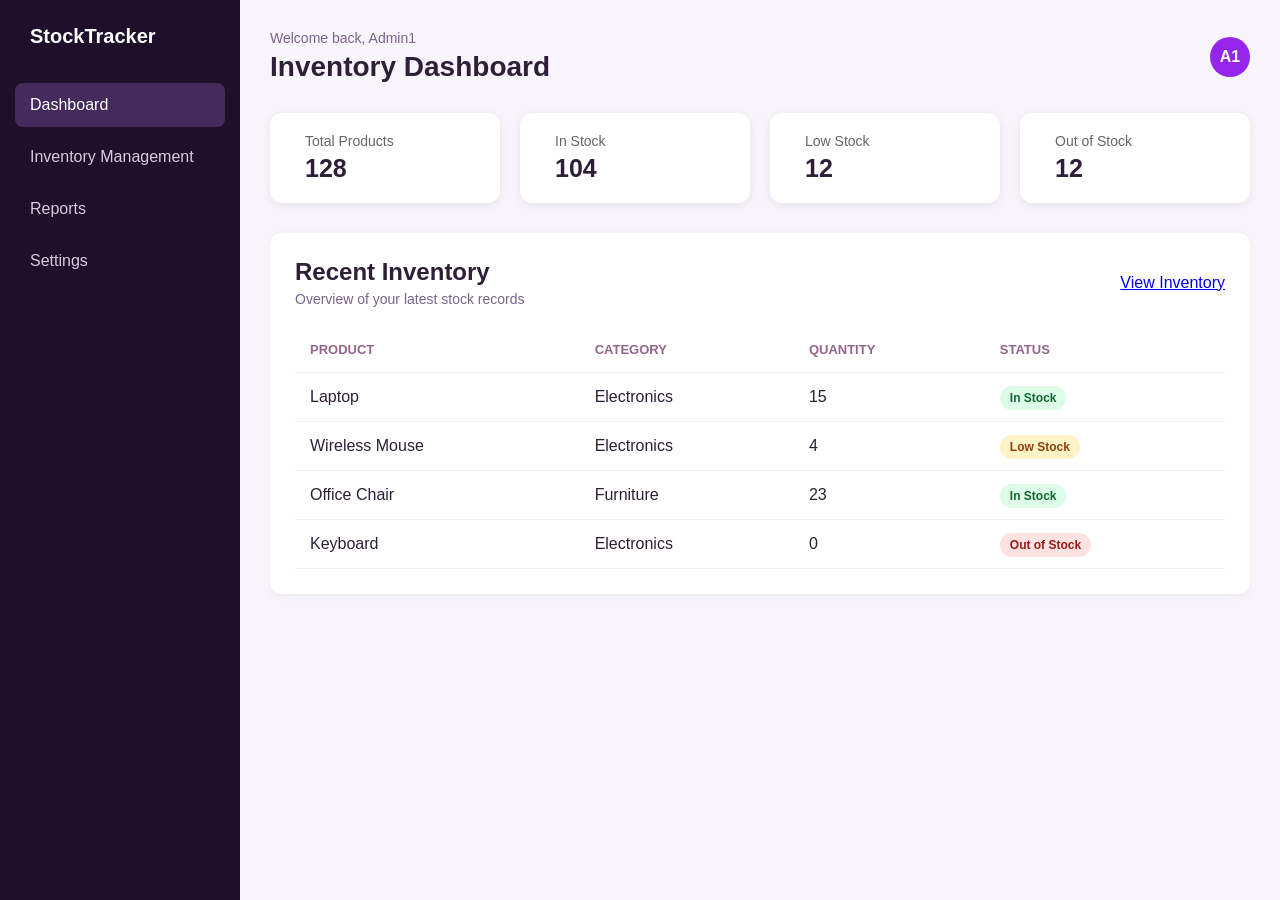
<file: index.html>
<!DOCTYPE html>
<html lang="en">
<head>
    <meta charset="UTF-8">
    <meta name="viewport" content="width=device-width, initial-scale=1.0">

    <title>StockTracker | Inventory Dashboard</title>

    <link rel="stylesheet" href="style.css">
</head>

<body>

    <div class="app">

        <!-- Sidebar -->
        <aside class="sidebar">

            <div class="logo">
                <!-- <span>📦</span> -->
                <h2>StockTracker</h2>
            </div>

            <nav>
                <a href="#" class="nav-item active">
                    Dashboard
                </a>

                <a href="stock.html" class="nav-item">
                    Inventory Management
                </a>

                <a href="#" class="nav-item">
                    Reports
                </a>

                <a href="#" class="nav-item">
                    Settings
                </a>
            </nav>

        </aside>


        <!-- Main Content -->
        <main class="main-content">

            <!-- Header -->
            <header class="topbar">

                <div>
                    <p class="welcome">Welcome back, Admin1</p>
                    <h1>Inventory Dashboard</h1>
                </div>

                <div class="user">
                    <!-- <span class="notification">🕭</span> -->
                    <div class="avatar">A1</div>
                </div>

            </header>


            <!-- Statistics -->
            <section class="stats">

                <div class="stat-card">
                    <div class="stat-icon"></div>

                    <div>
                        <p>Total Products</p>
                        <h2>128</h2>
                    </div>
                </div>


                <div class="stat-card">
                    <div class="stat-icon"></div>

                    <div>
                        <p>In Stock</p>
                        <h2>104</h2>
                    </div>
                </div>


                <div class="stat-card">
                    <div class="stat-icon"></div>

                    <div>
                        <p>Low Stock</p>
                        <h2>12</h2>
                    </div>
                </div>


                <div class="stat-card">
                    <div class="stat-icon"></div>

                    <div>
                        <p>Out of Stock</p>
                        <h2>12</h2>
                    </div>
                </div>

            </section>


            <!-- Inventory Section -->
            <section class="inventory-section">

                <div class="section-header">
                    <div>
                        <h2>Recent Inventory</h2>
                        <p>Overview of your latest stock records</p>
                    </div>
                        <a href="stock.html" class="dashboard-button">
                            View Inventory
                        </a>
    
                </div>


                <div class="table-container">

                    <table>

                        <thead>
                            <tr>
                                <th>Product</th>
                                <th>Category</th>
                                <th>Quantity</th>
                                <th>Status</th>
                            </tr>
                        </thead>

                        <tbody>

                            <tr>
                                <td>Laptop</td>
                                <td>Electronics</td>
                                <td>15</td>
                                <td>
                                    <span class="status good">
                                        In Stock
                                    </span>
                                </td>
                            </tr>

                            <tr>
                                <td>Wireless Mouse</td>
                                <td>Electronics</td>
                                <td>4</td>
                                <td>
                                    <span class="status low">
                                        Low Stock
                                    </span>
                                </td>
                            </tr>

                            <tr>
                                <td>Office Chair</td>
                                <td>Furniture</td>
                                <td>23</td>
                                <td>
                                    <span class="status good">
                                        In Stock
                                    </span>
                                </td>
                            </tr>

                            <tr>
                                <td>Keyboard</td>
                                <td>Electronics</td>
                                <td>0</td>
                                <td>
                                    <span class="status out">
                                        Out of Stock
                                    </span>
                                </td>
                            </tr>

                        </tbody>

                    </table>

                </div>

            </section>

        </main>

    </div>


    <script src="script.js"></script>

</body>
</html>
</file>
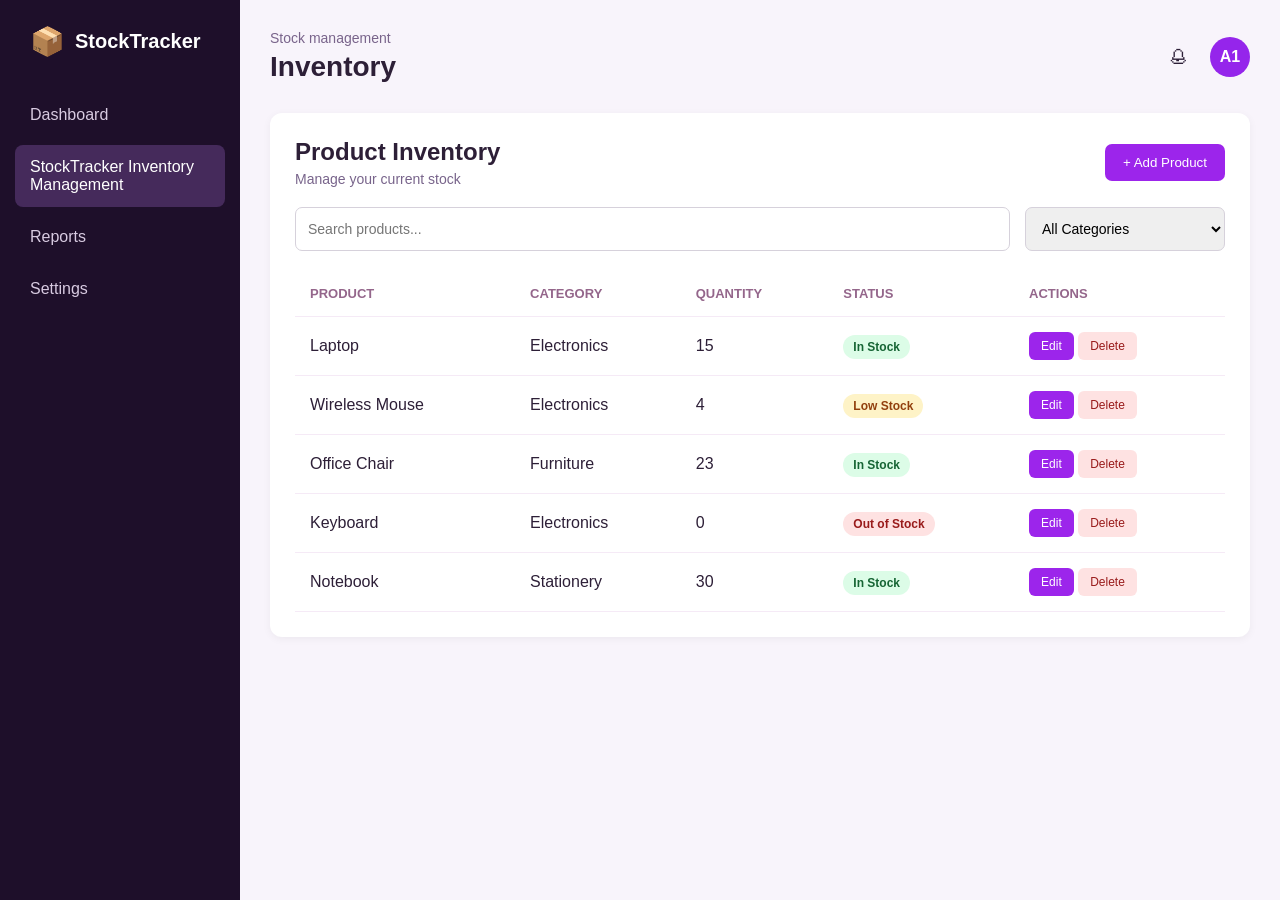
<file: inventory.html>
<!DOCTYPE html>
<html lang="en">

<head>

    <meta charset="UTF-8">

    <meta name="viewport" content="width=device-width, initial-scale=1.0">

    <title>StockTracker | Inventory</title>

    <link rel="stylesheet" href="style.css">

</head>

<body>

<div class="app">

    <!-- Sidebar -->

    <aside class="sidebar">

        <div class="logo">
            <span>📦</span>
            <h2>StockTracker</h2>
        </div>

        <nav>

            <a href="index.html" class="nav-item">
                Dashboard
            </a>

            <a href="inventory.html" class="nav-item active">
                 StockTracker Inventory Management
            </a>

            <a href="#" class="nav-item">
                 Reports
            </a>

            <a href="#" class="nav-item">
                Settings
            </a>

        </nav>

    </aside>


    <!-- Main Content -->

    <main class="main-content">

        <header class="topbar">

            <div>

                <p class="welcome">
                    Stock management
                </p>

                <h1>
                    Inventory
                </h1>

            </div>

            <div class="user">

                <span class="notification">
                    🕭
                </span>

                <div class="avatar">
                    A1
                </div>

            </div>

        </header>


        <!-- Inventory Controls -->

        <section class="inventory-section">

            <div class="section-header">

                <div>

                    <h2>
                        Product Inventory
                    </h2>

                    <p>
                        Manage your current stock
                    </p>

                </div>

                <button id="openAddProduct">
                    + Add Product
                </button>

            </div>


            <!-- Search and Filter -->

            <div class="inventory-controls">

                <input
                    type="text"
                    id="searchInput"
                    placeholder="Search products..."
                >

                <select id="categoryFilter">

                    <option value="all">
                        All Categories
                    </option>

                    <option value="Electronics">
                        Electronics
                    </option>

                    <option value="Furniture">
                        Furniture
                    </option>

                    <option value="Stationery">
                        Stationery
                    </option>

                </select>

            </div>


            <!-- Inventory Table -->

            <div class="table-container">

                <table>

                    <thead>

                        <tr>

                            <th>
                                Product
                            </th>

                            <th>
                                Category
                            </th>

                            <th>
                                Quantity
                            </th>

                            <th>
                                Status
                            </th>

                            <th>
                                Actions
                            </th>

                        </tr>

                    </thead>

                    <tbody id="inventoryTable">

                        <!-- JavaScript inserts products here -->

                    </tbody>

                </table>

            </div>

        </section>

    </main>

</div>


<!-- Add Product Modal -->

<div id="productModal" class="modal">

    <div class="modal-content">

        <div class="modal-header">

            <h2>
                Add Product
            </h2>

            <button id="closeModal" class="close-button">
                ×
            </button>

        </div>


        <form id="productForm">

            <label>
                Product Name
            </label>

            <input
                type="text"
                id="productName"
                placeholder="Enter product name"
                required
            >


            <label>
                Category
            </label>

            <select id="productCategory" required>

                <option value="">
                    Select category
                </option>

                <option value="Electronics">
                    Electronics
                </option>

                <option value="Furniture">
                    Furniture
                </option>

                <option value="Stationery">
                    Stationery
                </option>

            </select>


            <label>
                Quantity
            </label>

            <input
                type="number"
                id="productQuantity"
                min="0"
                placeholder="Enter quantity"
                required
            >


            <button type="submit">
                Add Product
            </button>

        </form>

    </div>

</div>


<script src="script.js"></script>

</body>

</html>
</file>
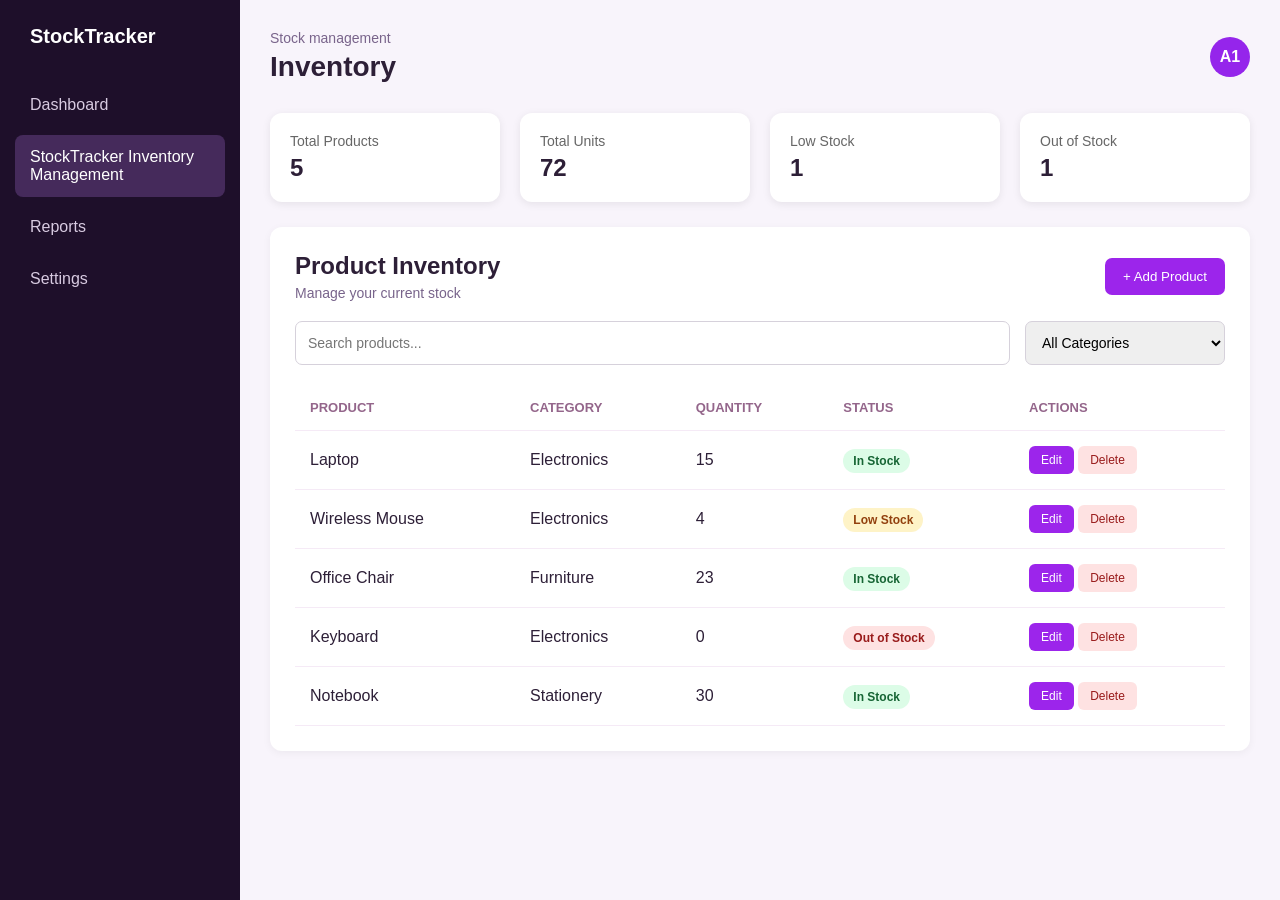
<file: stock.html>
<!DOCTYPE html>
<html lang="en">

<head>

    <meta charset="UTF-8">

    <meta name="viewport" content="width=device-width, initial-scale=1.0">

    <title>StockTracker | Inventory</title>

    <link rel="stylesheet" href="style.css">

</head>

<body>

<div class="app">

    <!-- Sidebar -->

    <aside class="sidebar">

        <div class="logo">
            <!-- <span>📦</span> -->
            <h2>StockTracker</h2>
        </div>

        <nav>

            <a href="index.html" class="nav-item">
                Dashboard
            </a>

            <a href="stock.html" class="nav-item active" aria-label="StockTracker Inventory Management">
                 StockTracker Inventory Management
            </a>

            <a href="#" class="nav-item" aria-label="Reports">
                 Reports
            </a>

            <a href="#" class="nav-item" aria-label="Settings">
                Settings
            </a>

        </nav>

    </aside>


    <!-- Main Content -->

    <main class="main-content">

        <header class="topbar">

            <div>

                <p class="welcome">
                    Stock management
                </p>

                <h1>
                    Inventory
                </h1>

            </div>

            <div class="user">

                <!-- <span class="notification">
                    🕭
                </span> -->

                <div class="avatar">
                    A1
                </div>

            </div>

        </header>

        <!-- Inventory Statistics -->

        <section class="statistics-section">

            <div class="stat-card">
               <!-- <span class="stat-icon"></span> -->
                <div>
                    <p>Total Products</p>
                    <h3 id="totalProducts">0</h3>
                </div>
            </div>

            <div class="stat-card">
                <!-- <span class="stat-icon"></span> -->
                <div>
                    <p>Total Units</p>
                    <h3 id="totalUnits">0</h3>
                </div>
            </div>

            <div class="stat-card">
                <!-- <span class="stat-icon"></span> -->
                <div>
                    <p>Low Stock</p>
                    <h3 id="lowStock">0</h3>
                </div>
            </div>

            <div class="stat-card">
                <!-- <span class="stat-icon"></span> -->
                <div>
                    <p>Out of Stock</p>
                    <h3 id="outOfStock">0</h3>
                </div>
            </div>

        </section>

        <!-- Inventory Controls -->

        <section class="inventory-section">

            <div class="section-header">

                <div>

                    <h2>
                        Product Inventory
                    </h2>

                    <p>
                        Manage your current stock
                    </p>

                </div>

                <button id="openAddProduct">
                    + Add Product
                </button>

            </div>


            <!-- Search and Filter -->

            <div class="inventory-controls">

                <input
                    type="text"
                    id="searchInput"
                    placeholder="Search products..."
                >

                <select id="categoryFilter">

                    <option value="all">
                        All Categories
                    </option>

                    <option value="Electronics">
                        Electronics
                    </option>

                    <option value="Furniture">
                        Furniture
                    </option>

                    <option value="Stationery">
                        Stationery
                    </option>

                </select>

            </div>


            <!-- Inventory Table -->

            <div class="table-container">

                <table>

                    <thead>

                        <tr>

                            <th>
                                Product
                            </th>

                            <th>
                                Category
                            </th>

                            <th>
                                Quantity
                            </th>

                            <th>
                                Status
                            </th>

                            <th>
                                Actions
                            </th>

                        </tr>

                    </thead>

                    <tbody id="inventoryTable">

                        <!-- JavaScript inserts products here -->

                    </tbody>

                </table>

            </div>

        </section>

    </main>

</div>


<!-- Add Product Modal -->

<div id="productModal" class="modal">

    <div class="modal-content">

        <div class="modal-header">

            <h2>
                Add Product
            </h2>

            <button id="closeModal" class="close-button">
                ×
            </button>

        </div>


        <form id="productForm">

            <label for="productName">
                Product Name
            </label>

            <input
                type="text"
                id="productName"
                placeholder="Enter product name"
                required
            >


            <label for="productCategory">
                Category
            </label>

            <select id="productCategory" required>

                <option value="">
                    Select category
                </option>

                <option value="Electronics">
                    Electronics
                </option>

                <option value="Furniture">
                    Furniture
                </option>

                <option value="Stationery">
                    Stationery
                </option>

            </select>


            <label for="productQuantity">
                Quantity
            </label>

            <input
                type="number"
                id="productQuantity"
                min="0"
                placeholder="Enter quantity"
                required
            >


            <button type="submit">
                Add Product
            </button>

        </form>

    </div>

</div>


<script src="script.js"></script>

</body>

</html>
</file>
<file: style.css>
* {
    box-sizing: border-box;
    margin: 0;
    padding: 0;
}

body {
    font-family: Arial, sans-serif;
    background: #f8f4fb;
    color: #2d1f37;
}

.app {
    display: flex;
    min-height: 100vh;
}


/* Sidebar */

.sidebar {
    width: 240px;
    background: #1e0f2a;
    color: white;
    padding: 25px 15px;
}

.logo {
    display: flex;
    align-items: center;
    gap: 10px;
    padding: 0 15px 35px;
}

.logo span {
    font-size: 28px;
}

.logo h2 {
    font-size: 20px;
}

nav {
    display: flex;
    flex-direction: column;
    gap: 8px;
}

.nav-item {
    text-decoration: none;
    color: #d8cbe1;
    padding: 13px 15px;
    border-radius: 8px;
    transition: 0.2s;
}

.nav-item:hover,
.nav-item.active {
    background: #452a5b;
    color: white;
}


/* Main */

.main-content {
    flex: 1;
    padding: 30px;
}


/* Header */

.topbar {
    display: flex;
    justify-content: space-between;
    align-items: center;
    margin-bottom: 30px;
}

.welcome {
    color: #79648b;
    font-size: 14px;
    margin-bottom: 5px;
}

.topbar h1 {
    font-size: 28px;
}

.user {
    display: flex;
    align-items: center;
    gap: 20px;
}

.notification {
    font-size: 22px;
}

.avatar {
    width: 40px;
    height: 40px;
    background: #9525eb;
    color: white;
    border-radius: 50%;
    display: flex;
    justify-content: center;
    align-items: center;
    font-weight: bold;
}


/* Statistics */

.stats {
    display: grid;
    grid-template-columns: repeat(4, 1fr);
    gap: 20px;
    margin-bottom: 30px;
}

.stat-card {
    background: white;
    border-radius: 12px;
    padding: 22px;
    display: flex;
    align-items: center;
    gap: 15px;
    box-shadow: 0 2px 8px rgba(0, 0, 0, 0.05);
}

.stat-icon {
    font-size: 28px;
}

.stat-card p {
    color: #76648b;
    font-size: 14px;
    margin-bottom: 5px;
}

.stat-card h2 {
    font-size: 25px;
}


/* Inventory */

.inventory-section {
    background: white;
    padding: 25px;
    border-radius: 12px;
    box-shadow: 0 2px 8px rgba(0, 0, 0, 0.05);
}

.section-header {
    display: flex;
    justify-content: space-between;
    align-items: center;
    margin-bottom: 20px;
}

.section-header h2 {
    margin-bottom: 5px;
}

.section-header p {
    color: #78648b;
    font-size: 14px;
}

button {
    border: none;
    background: #9c25eb;
    color: white;
    padding: 11px 18px;
    border-radius: 7px;
    cursor: pointer;
}

button:hover {
    background: #ac1dd8;
}


/* Table */

.table-container {
    overflow-x: auto;
}

table {
    width: 100%;
    border-collapse: collapse;
}

th,
td {
    padding: 15px;
    text-align: left;
    border-bottom: 1px solid #f5eaf6;
}

th {
    color: #94668b;
    font-size: 13px;
    text-transform: uppercase;
}

.status {
    padding: 5px 10px;
    border-radius: 20px;
    font-size: 12px;
    font-weight: bold;
}

.status.good {
    background: #dcfce7;
    color: #166534;
}

.status.low {
    background: #fef3c7;
    color: #92400e;
}

.status.out {
    background: #fee2e2;
    color: #991b1b;
}


/* Responsive */

@media (max-width: 900px) {

    .stats {
        grid-template-columns: repeat(2, 1fr);
    }

    .sidebar {
        width: 190px;
    }
}


@media (max-width: 600px) {

    .app {
        flex-direction: column;
    }

    .sidebar {
        width: 100%;
    }

    .stats {
        grid-template-columns: 1fr;
    }

    .main-content {
        padding: 20px;
    }

    .section-header {
        flex-direction: column;
        align-items: flex-start;
        gap: 15px;
    }
}
/* Inventory Controls */

.inventory-controls {
    display: flex;
    gap: 15px;
    margin-bottom: 20px;
}

.inventory-controls input,
.inventory-controls select {
    padding: 12px;
    border: 1px solid #d6d1db;
    border-radius: 7px;
    font-size: 14px;
}

.inventory-controls input {
    flex: 1;
}

.inventory-controls select {
    width: 200px;
}


/* Action Buttons */

.action-button {
    border: none;
    padding: 7px 12px;
    border-radius: 6px;
    cursor: pointer;
    font-size: 12px;
}

.delete-button {
    background: #fee2e2;
    color: #991b1b;
}


/* Modal */

.modal {
    display: none;
    position: fixed;
    inset: 0;

    background: rgba(0, 0, 0, 0.5);

    justify-content: center;
    align-items: center;

    z-index: 1000;
}

.modal.show {
    display: flex;
}

.modal-content {
    background: white;

    width: 90%;
    max-width: 450px;

    padding: 25px;

    border-radius: 12px;
}

.modal-header {
    display: flex;
    justify-content: space-between;
    align-items: center;

    margin-bottom: 20px;
}

.close-button {
    background: transparent;
    color: #473751;

    font-size: 25px;

    padding: 0;
}

#productForm {
    display: flex;
    flex-direction: column;
    gap: 10px;
}

#productForm input,
#productForm select {
    padding: 11px;

    border: 1px solid #d6d1db;

    border-radius: 6px;

    margin-bottom: 10px;
}

#productForm button {
    margin-top: 10px;
}

/* Inventory Statistics */
.statistics-section {
    display: grid;
    grid-template-columns: repeat(4, 1fr);
    gap: 20px;
    margin-bottom: 25px;
}

.stat-card {
    background: white;
    border-radius: 12px;
    padding: 20px;
    display: flex;
    align-items: center;
    gap: 15px;
    box-shadow: 0 2px 8px rgba(0, 0, 0, 0.08);
}

.stat-icon {
    font-size: 28px;
}

.stat-card p {
    margin: 0 0 5px;
    color: #666666;
    font-size: 14px;
}

.stat-card h3 {
    margin: 0;
    font-size: 24px;
}

/* Accessibility and keyboard focus */
button:focus,
input:focus,
select:focus,
a:focus {
    outline: 3px solid #8f25eb;
    outline-offset: 2px;
}

/* Responsive inventory table */
.table-container {
    overflow-x: auto;
}

@media (max-width: 768px) {

    .statistics-section {
        grid-template-columns: repeat(2, 1fr);
    }

    .inventory-controls {
        flex-direction: column;
    }

    .inventory-controls input,
    .inventory-controls select {
        width: 100%;
    }

    .table-container table {
        min-width: 700px;
    }
}

@media (max-width: 480px) {

    .statistics-section {
        grid-template-columns: 1fr;
    }

    .stat-card {
        padding: 15px;
    }
}
</file>
